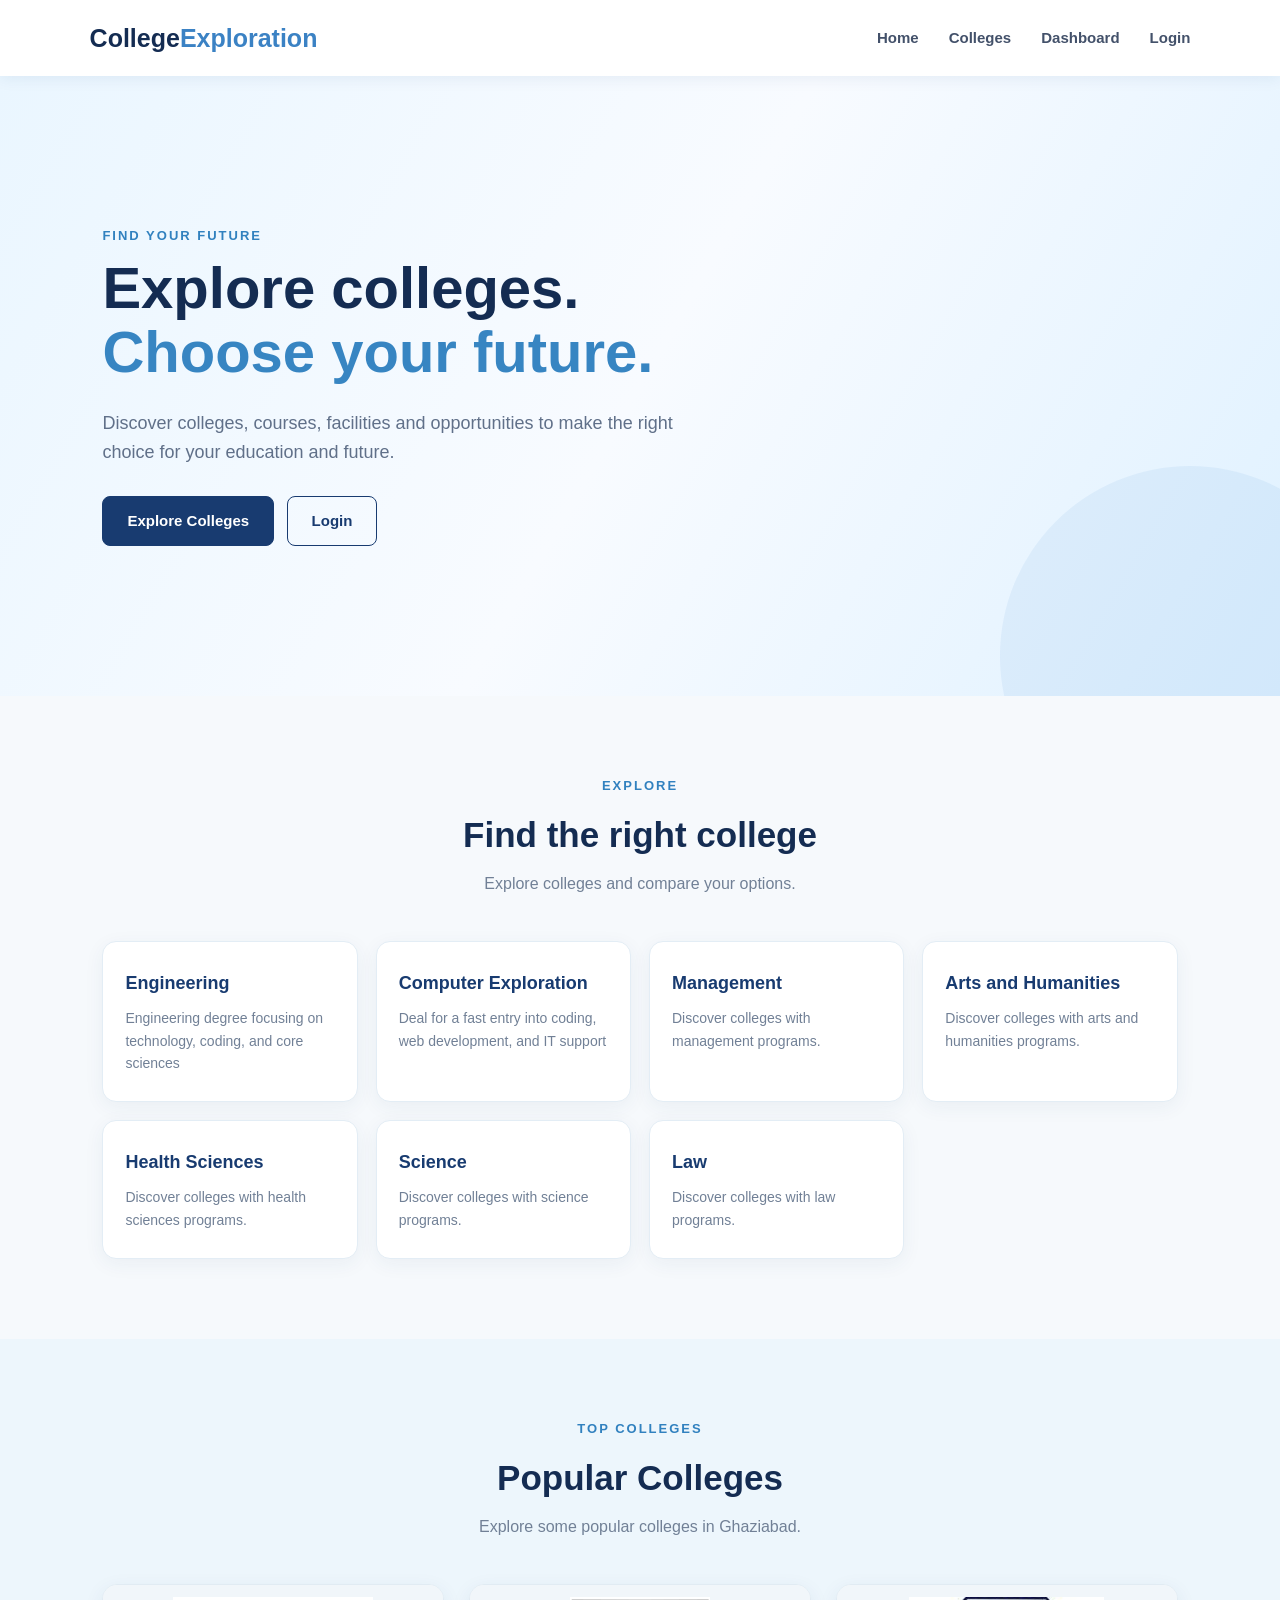
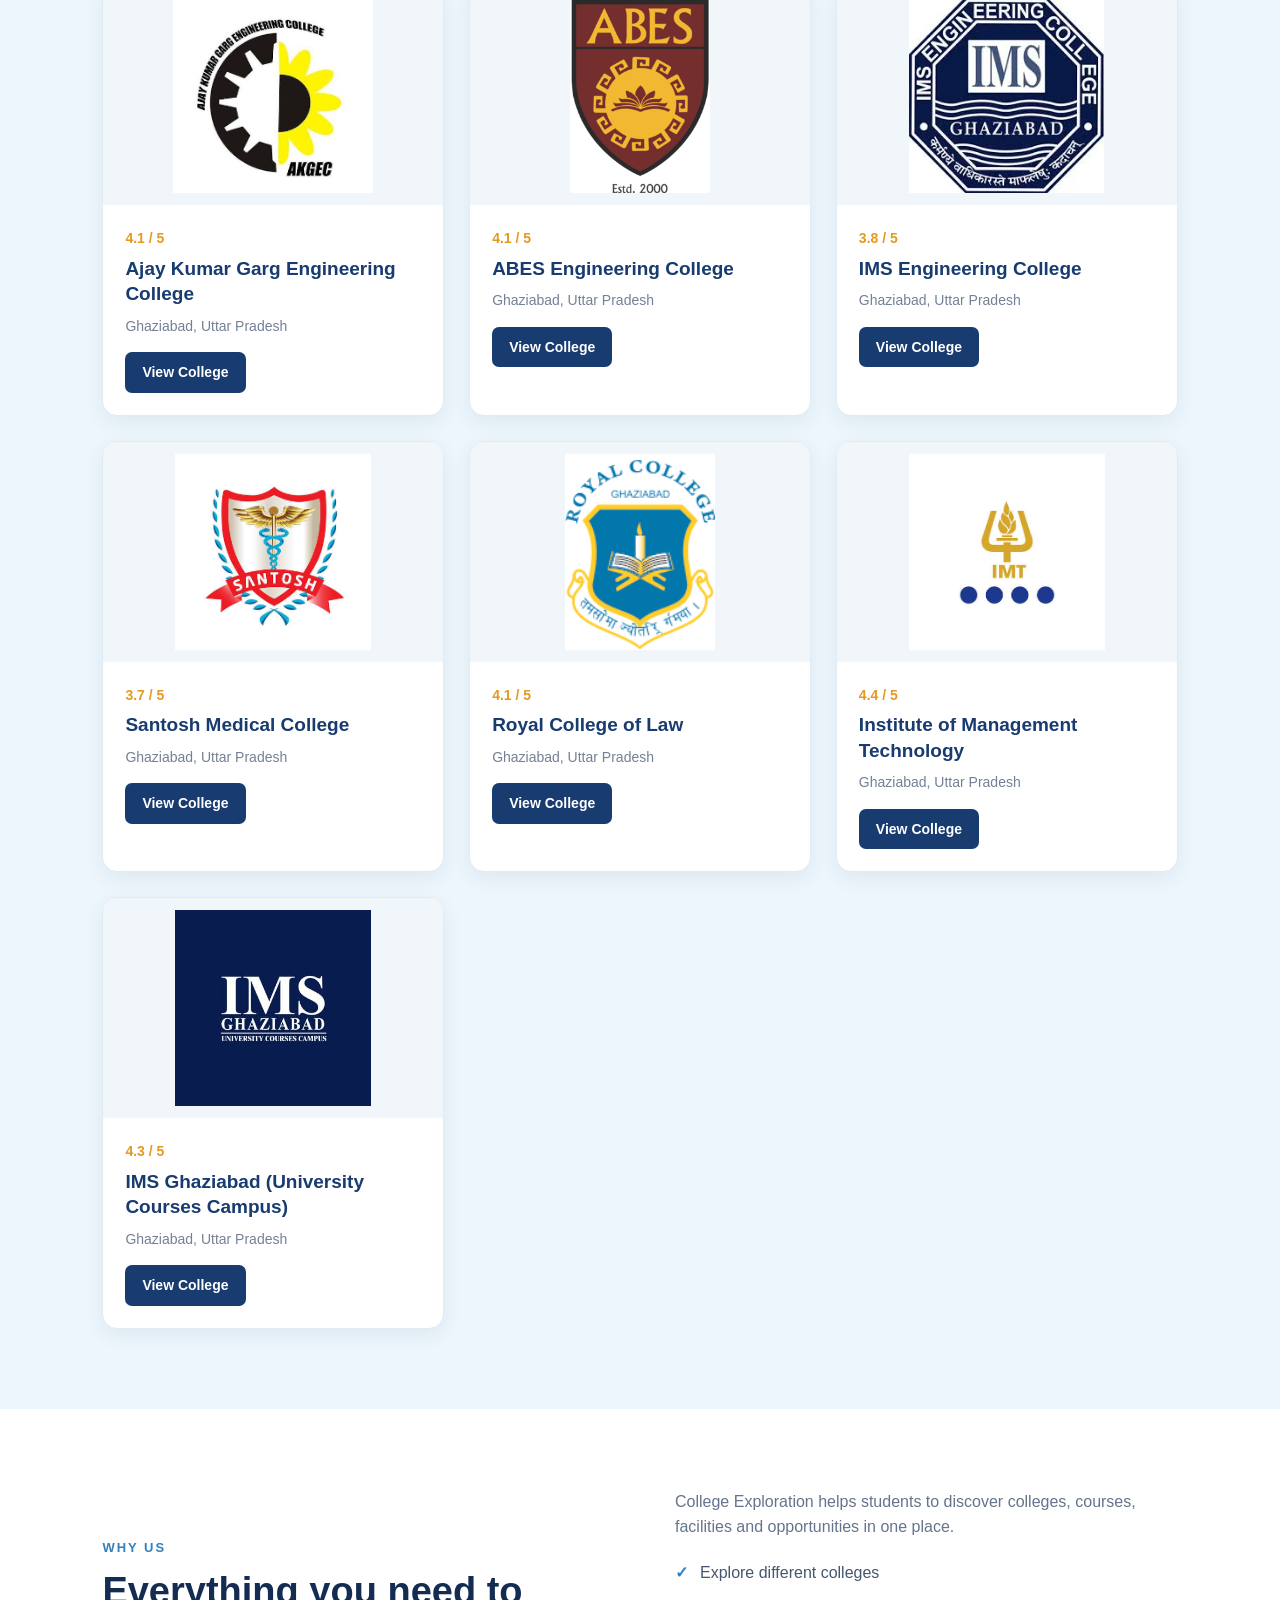
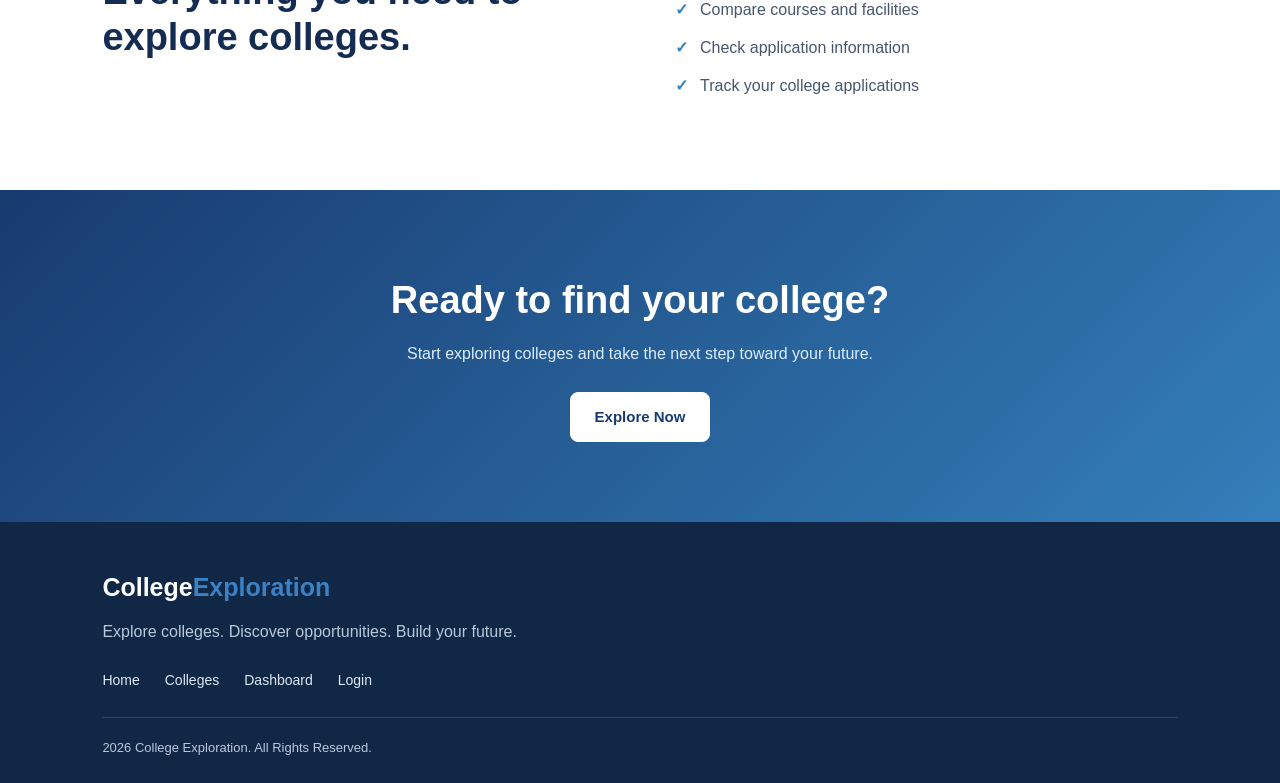
<file: index.html>
<!DOCTYPE html>
<html>
<head>
    <meta charset="UTF-8">
    <meta name="viewport" content="width=device-width, initial-scale=1.0">
    <title>COLLEGE EXPLORATION</title>
    <link rel="stylesheet" href="style.css">
</head>

<body>

<nav class="navbar">
    <div class="logo">College<span>Exploration</span></div>

    <div class="nav-links">
        <a href="index.html">Home</a>
        <a href="college-details.html">Colleges</a>
        <a href="dashboard.html">Dashboard</a>
        <a href="login.html">Login</a>
    </div>
</nav>

<header class="hero">
    <div class="hero-content">
        <p class="tagline">FIND YOUR FUTURE</p>

        <h1>
            Explore colleges.
            <span>Choose your future.</span>
        </h1>
        

        <p>
            Discover colleges, courses, facilities and opportunities
            to make the right choice for your education and future.
        </p>

        <a href="#colleges" class="btn">Explore Colleges</a>
        <a href="login.html" class="btn outline">Login</a>
    </div>
</header>

<section class="section">
    <div class="heading">
        <p class="tagline">EXPLORE</p>
        <h2>Find the right college</h2>
        <p>Explore colleges and compare your options.</p>
    </div>

    <div class="categories">

        <div class="category">
            <h3>Engineering</h3>
            <p>Engineering degree focusing on technology, coding, and core sciences</p>
        </div>

        <div class="category">
            <h3>Computer Exploration</h3>
            <p>Deal for a fast entry into coding, web development, and IT support</p>
        </div>

        <div class="category">
            <h3>Management</h3>
            <p>Discover colleges with management programs.</p>
        </div>

        <div class="category">
            <h3>Arts and Humanities</h3>
            <p>Discover colleges with arts and humanities programs.</p>
        </div>

        <div class="category">
            <h3>Health Sciences</h3>
            <p>Discover colleges with health sciences programs.</p>
        </div>

        <div class="category">
            <h3>Science</h3>
            <p>Discover colleges with science programs.</p>
        </div>

        <div class="category">
            <h3>Law</h3>
            <p>Discover colleges with law programs.</p> 
        </div>
    </div>
</section>

<section class="section" id="colleges">

    <div class="heading">
        <p class="tagline">TOP COLLEGES</p>
        <h2>Popular Colleges</h2>
        <p>Explore some popular colleges in Ghaziabad.</p>
    </div>

    <div class="colleges">

        <div class="college-card">
            <img src="college1.jpg" alt="AKGEC">

            <div class="card-content">
                <p class="rating">4.1 / 5</p>
                <h3>Ajay Kumar Garg Engineering College</h3>
                <p>Ghaziabad, Uttar Pradesh</p>
                <a href="college-details.html#akgec">
                    View College
                </a>
            </div>
        </div>

        <div class="college-card">
            <img src="college2.png" alt="ABESEC">
            <div class="card-content">
                <p class="rating">4.1 / 5</p>
                <h3>ABES Engineering College</h3>
                <p>Ghaziabad, Uttar Pradesh</p>
                <a href="college-details.html#abesec">
                    View College
                </a>
            </div>
        </div>

        <div class="college-card">
            <img src="college3.webp" alt="IMSEC">
            <div class="card-content">
                <p class="rating">3.8 / 5</p>
                <h3>IMS Engineering College</h3>
                <p>Ghaziabad, Uttar Pradesh</p>
                <a href="college-details.html#ims">
                    View College
                </a>
            </div>
        </div>

        <div class="college-card">
            <img src="college4.jpg" alt="Santosh Medical College">
            <div class="card-content">
                <p class="rating">3.7 / 5</p>
                <h3>Santosh Medical College</h3>
                <p>Ghaziabad, Uttar Pradesh</p>
                <a href="college-details.html#santosh">
                    View College
                </a>
            </div>
        </div>
        
        <div class="college-card">
            <img src="college5.png" alt="Royal College of Law">
            <div class="card-content">
                <p class="rating">4.1 / 5</p>
                <h3>Royal College of Law</h3>
                <p>Ghaziabad, Uttar Pradesh</p>
                <a href="college-details.html#royal">
                    View College
                </a>
            </div>
        </div>

        <div class="college-card">
            <img src="college6.jpg" alt="Institute of Management Technology">
            <div class="card-content">
                <p class="rating">4.4 / 5</p>
                <h3>Institute of Management Technology</h3>
                <p>Ghaziabad, Uttar Pradesh</p>
                <a href="college-details.html#imt">
                    View College
                </a>
            </div>
        </div>

        <div class="college-card">
            <img src="college7.jpg" alt="IMS Ghaziabad (University Courses Campus)">
            <div class="card-content">
                <p class="rating">4.3 / 5</p>
                <h3>IMS Ghaziabad (University Courses Campus)</h3>
                <p>Ghaziabad, Uttar Pradesh</p>
                <a href="college-details.html#ims-ghaziabad">
                    View College
                </a>
            </div>
        </div>

    </div>
</section>

<section class="section why">

    <div>
        <p class="tagline">WHY US</p>
        <h2>Everything you need to explore colleges.</h2>
    </div>

    <div>
        <p>
            College Exploration helps students to discover colleges,
            courses, facilities and opportunities in one place.
        </p>

        <ul>
            <li>Explore different colleges</li>
            <li>Compare courses and facilities</li>
            <li>Check application information</li>
            <li>Track your college applications</li>
        </ul>
    </div>

</section>

<section class="cta">
    <h2>Ready to find your college?</h2>

    <p>
        Start exploring colleges and take the next step
        toward your future.
    </p>

    <a href="college-details.html" class="btn">
        Explore Now
    </a>
</section>

<footer>

    <div class="logo">College<span>Exploration</span></div>

    <p>
        Explore colleges. Discover opportunities. Build your future.
    </p>

    <div class="footer-links">
        <a href="index.html">Home</a>
        <a href="college-details.html">Colleges</a>
        <a href="dashboard.html">Dashboard</a>
        <a href="login.html">Login</a>
    </div>

    <p class="copyright">2026 College Exploration. All Rights Reserved.</p>

</footer>

</body>
</html>
</file>
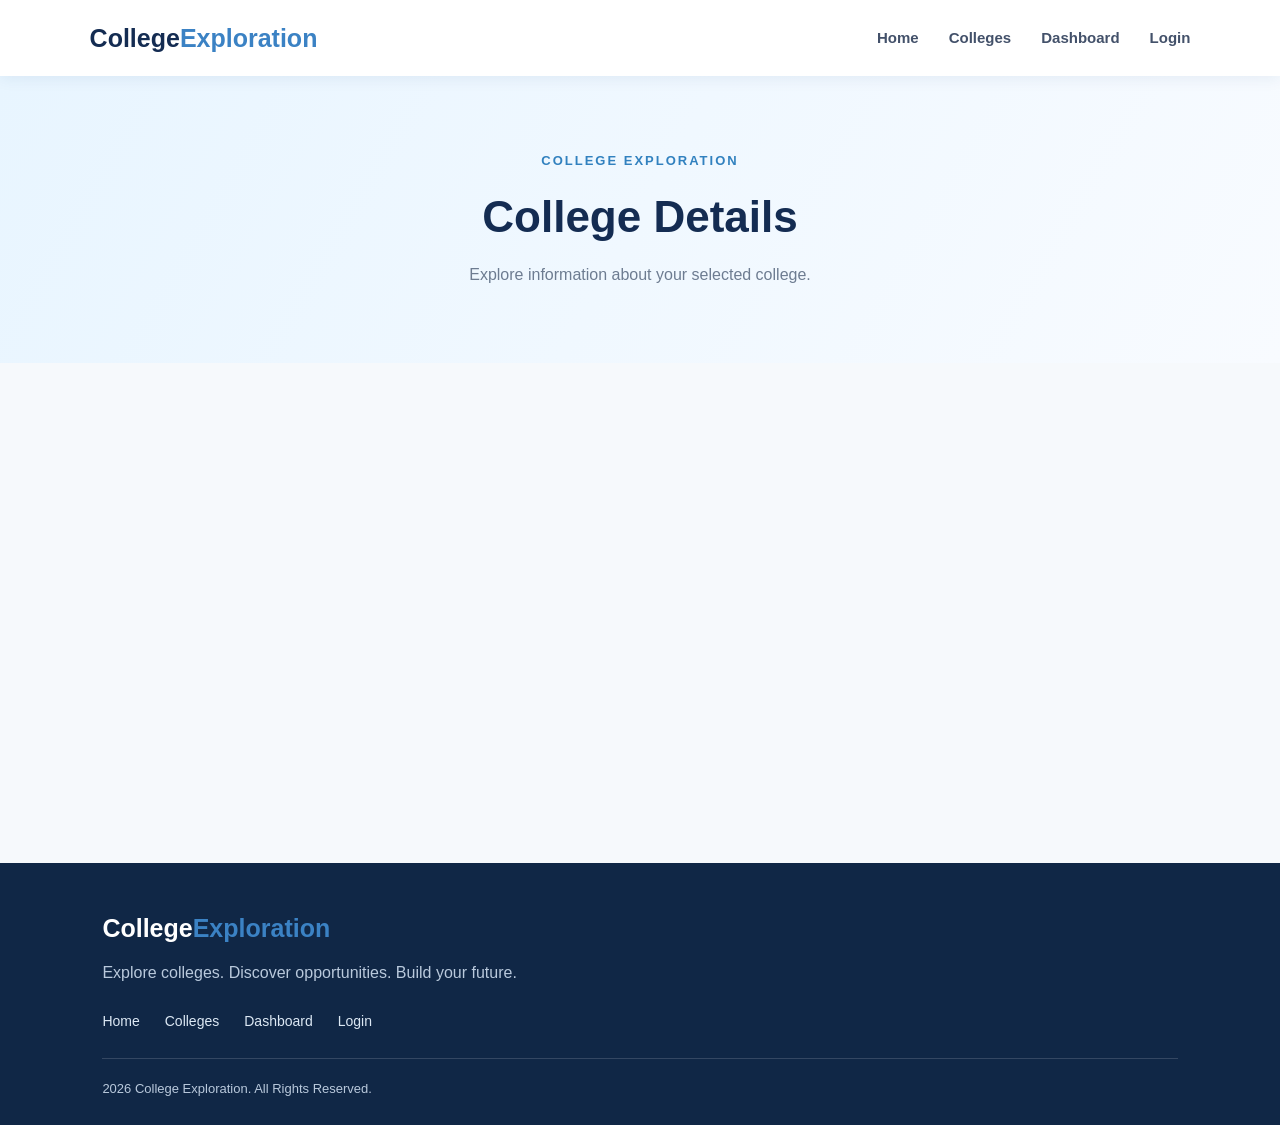
<file: college-details.html>
<!DOCTYPE html>
<html>
<head>
    <meta charset="UTF-8">
    <meta name="viewport" content="width=device-width, initial-scale=1.0">
    <title>College Details - CollegeExploration</title>
    <link rel="stylesheet" href="style.css">
</head>

<body>

<nav class="navbar">
    <div class="logo">College<span>Exploration</span></div>

    <div class="nav-links">
        <a href="index.html">Home</a>
        <a href="college-details.html">Colleges</a>
        <a href="dashboard.html">Dashboard</a>
        <a href="login.html">Login</a>
    </div>
</nav>

<header class="college-page-header">
    <p class="tagline">COLLEGE EXPLORATION</p>
    <h1>College Details</h1>
    <p>Explore information about your selected college.</p>
</header>

<div class="college-list">

<section class="college-detail" id="akgec">
    <img src="college1.jpg" alt="AKGEC">

    <div class="detail-content">
        <p class="tagline">AKGEC</p>
        <h2>Ajay Kumar Garg Engineering College</h2>
        <p>Ghaziabad, Uttar Pradesh</p>
        <p class="rating">4.1 / 5</p>

        <p>
            Ajay Kumar Garg Engineering College (AKGEC) is a premier private
            engineering institution established in 1998 and located in
            Ghaziabad, Uttar Pradesh.
        </p>

        <h3>Popular Courses</h3>
        <ul>
            <li>B.Tech</li>
            <li>M.Tech</li>
            <li>B.Voc</li>
            <li>MCA</li>
        </ul>

        <h3>Facilities</h3>
        <ul>
            <li>Library</li>
            <li>Computer Laboratories</li>
            <li>Hostel and Accommodation</li>
            <li>Sports Facilities</li>
            <li>Medical Care</li>
        </ul>

        <a href="login.html" class="btn">Apply Now</a>
        <a href="index.html#colleges" class="btn outline">Back</a>
    </div>
</section>

<section class="college-detail" id="abesec">
    <img src="college2.png" alt="ABES Engineering College">

    <div class="detail-content">
        <p class="tagline">ABESEC</p>
        <h2>ABES Engineering College</h2>
        <p>Ghaziabad, Uttar Pradesh</p>
        <p class="rating">4.1 / 5</p>

        <p>
            ABES Engineering College is a technical institution in Ghaziabad
            providing engineering education and opportunities for professional
            development.
        </p>

        <h3>Popular Courses</h3>
        <ul>
            <li>B.Tech</li>
            <li>M.Tech</li>
            <li>MCA</li>
            <li>MBA</li>
        </ul>

        <h3>Facilities</h3>
        <ul>
            <li>Library</li>
            <li>Computer Laboratories</li>
            <li>Hostel</li>
            <li>Sports Facilities</li>
            <li>Auditorium & Seminar Halls</li>
            <li>Medical Care</li>
        </ul>

        <a href="login.html" class="btn">Apply Now</a>
        <a href="index.html#colleges" class="btn outline">Back</a>
    </div>
</section>

<section class="college-detail" id="ims">
    <img src="college3.webp" alt="IMS Engineering College">

    <div class="detail-content">
        <p class="tagline">IMSEC</p>
        <h2>IMS Engineering College</h2>
        <p>Ghaziabad, Uttar Pradesh</p>
        <p class="rating">3.8 / 5</p>

        <p>
            IMS Engineering College provides technical education with
            undergraduate programs and opportunities for students to develop
            professional skills.
        </p>

        <h3>Popular Courses</h3>
        <ul>
            <li>B.Tech</li>
            <li>MCA</li>
            <li>MBA</li>
        </ul>

        <h3>Facilities</h3>
        <ul>
            <li>Library</li>
            <li>Computer Laboratories</li>
            <li>Hostel</li>
            <li>Sports Facilities</li>
            <li>Medical Care</li>
        </ul>

        <a href="login.html" class="btn">Apply Now</a>
        <a href="index.html#colleges" class="btn outline">Back</a>
    </div>
</section>

<section class="college-detail" id="santosh">
    <img src="college4.jpg" alt="Santosh Medical College">

    <div class="detail-content">
        <p class="tagline">SANTOSH</p>
        <h2>Santosh Medical College</h2>
        <p>Ghaziabad, Uttar Pradesh</p>
        <p class="rating">3.7 / 5</p>

        <p>
            Santosh Medical College is a medical institution in Ghaziabad
            providing medical education and healthcare services.
        </p>

        <h3>Popular Courses</h3>
        <ul>
            <li>MBBS</li>
            <li>BDS</li>
            <li>MDS</li>
            <li>MD/MS</li>
        </ul>

        <h3>Facilities</h3>
        <ul>
            <li>Library</li>
            <li>Laboratories</li>
            <li>Hostel and Accommodation</li>
            <li>Sports Facilities</li>
            <li>Medical Care & Hospital Services</li>
        </ul>

        <a href="login.html" class="btn">Apply Now</a>
        <a href="index.html#colleges" class="btn outline">Back</a>
    </div>
</section>

<section class="college-detail" id="royal">
    <img src="college5.png" alt="Royal College of Law">

    <div class="detail-content">
        <p class="tagline">ROYAL</p>
        <h2>Royal College of Law</h2>
        <p>Ghaziabad, Uttar Pradesh</p>
        <p class="rating">4.1 / 5</p>

        <p>
            Royal College of Law is a legal education institution in Ghaziabad
            offering undergraduate and postgraduate programs in law.
        </p>

        <h3>Popular Courses</h3>
        <ul>
            <li>LLB</li>
            <li>BA LLB</li>
            <li>BBA LLB</li>
            <li>LLM</li>
        </ul>

        <h3>Facilities</h3>
        <ul>
            <li>Library</li>
            <li>Moot Court Facilities</li>
            <li>Hostel and Accommodation</li>
            <li>Sports Facilities</li>
            <li>Legal Aid Clinic</li>
        </ul>

        <a href="login.html" class="btn">Apply Now</a>
        <a href="index.html#colleges" class="btn outline">Back</a>
    </div>
</section>

<section class="college-detail" id="imt">
    <img src="college6.jpg" alt="Institute of Management Technology">

    <div class="detail-content">
        <p class="tagline">IMT</p>
        <h2>Institute of Management Technology</h2>
        <p>Ghaziabad, Uttar Pradesh</p>
        <p class="rating">4.4 / 5</p>

        <p>
            Institute of Management Technology (IMT) is a premier business
            school in Ghaziabad offering management education and training
            programs.
        </p>

        <h3>Popular Courses</h3>
        <ul>
            <li>MBA</li>
            <li>PGDM</li>
            <li>BBA</li>
            <li>Executive Programs</li>
        </ul>

        <h3>Facilities</h3>
        <ul>
            <li>Library</li>
            <li>Computer Labs</li>
            <li>Hostel and Accommodation</li>
            <li>Sports Facilities</li>
            <li>Entrepreneurship Cell</li>
        </ul>

        <a href="login.html" class="btn">Apply Now</a>
        <a href="index.html#colleges" class="btn outline">Back</a>
    </div>
</section>

<section class="college-detail" id="ims-ghaziabad">
    <img src="college7.jpg" alt="IMS Ghaziabad">

    <div class="detail-content">
        <p class="tagline">IMS GHAZIABAD</p>
        <h2>IMS Ghaziabad (University Courses Campus)</h2>
        <p>Ghaziabad, Uttar Pradesh</p>
        <p class="rating">4.3 / 5</p>

        <p>
            IMS Ghaziabad (University Courses Campus) is an educational
            institution offering undergraduate and postgraduate programs
            in management, computer applications and other professional courses.
        </p>

        <h3>Popular Courses</h3>
        <ul>
            <li>BBA</li>
            <li>MBA</li>
            <li>BCA</li>
            <li>MCA</li>
        </ul>

        <h3>Facilities</h3>
        <ul>
            <li>Library</li>
            <li>Computer Labs</li>
            <li>Hostel and Accommodation</li>
            <li>Sports Facilities</li>
            <li>Medical Care</li>
        </ul>

        <a href="login.html" class="btn">Apply Now</a>
        <a href="index.html#colleges" class="btn outline">Back</a>
    </div>
</section>

</div>

<footer>
    <div class="logo">College<span>Exploration</span></div>

    <p>Explore colleges. Discover opportunities. Build your future.</p>

    <div class="footer-links">
        <a href="index.html">Home</a>
        <a href="college-details.html">Colleges</a>
        <a href="dashboard.html">Dashboard</a>
        <a href="login.html">Login</a>
    </div>

    <p class="copyright">2026 College Exploration. All Rights Reserved.</p>
</footer>

</body>
</html>
</file>
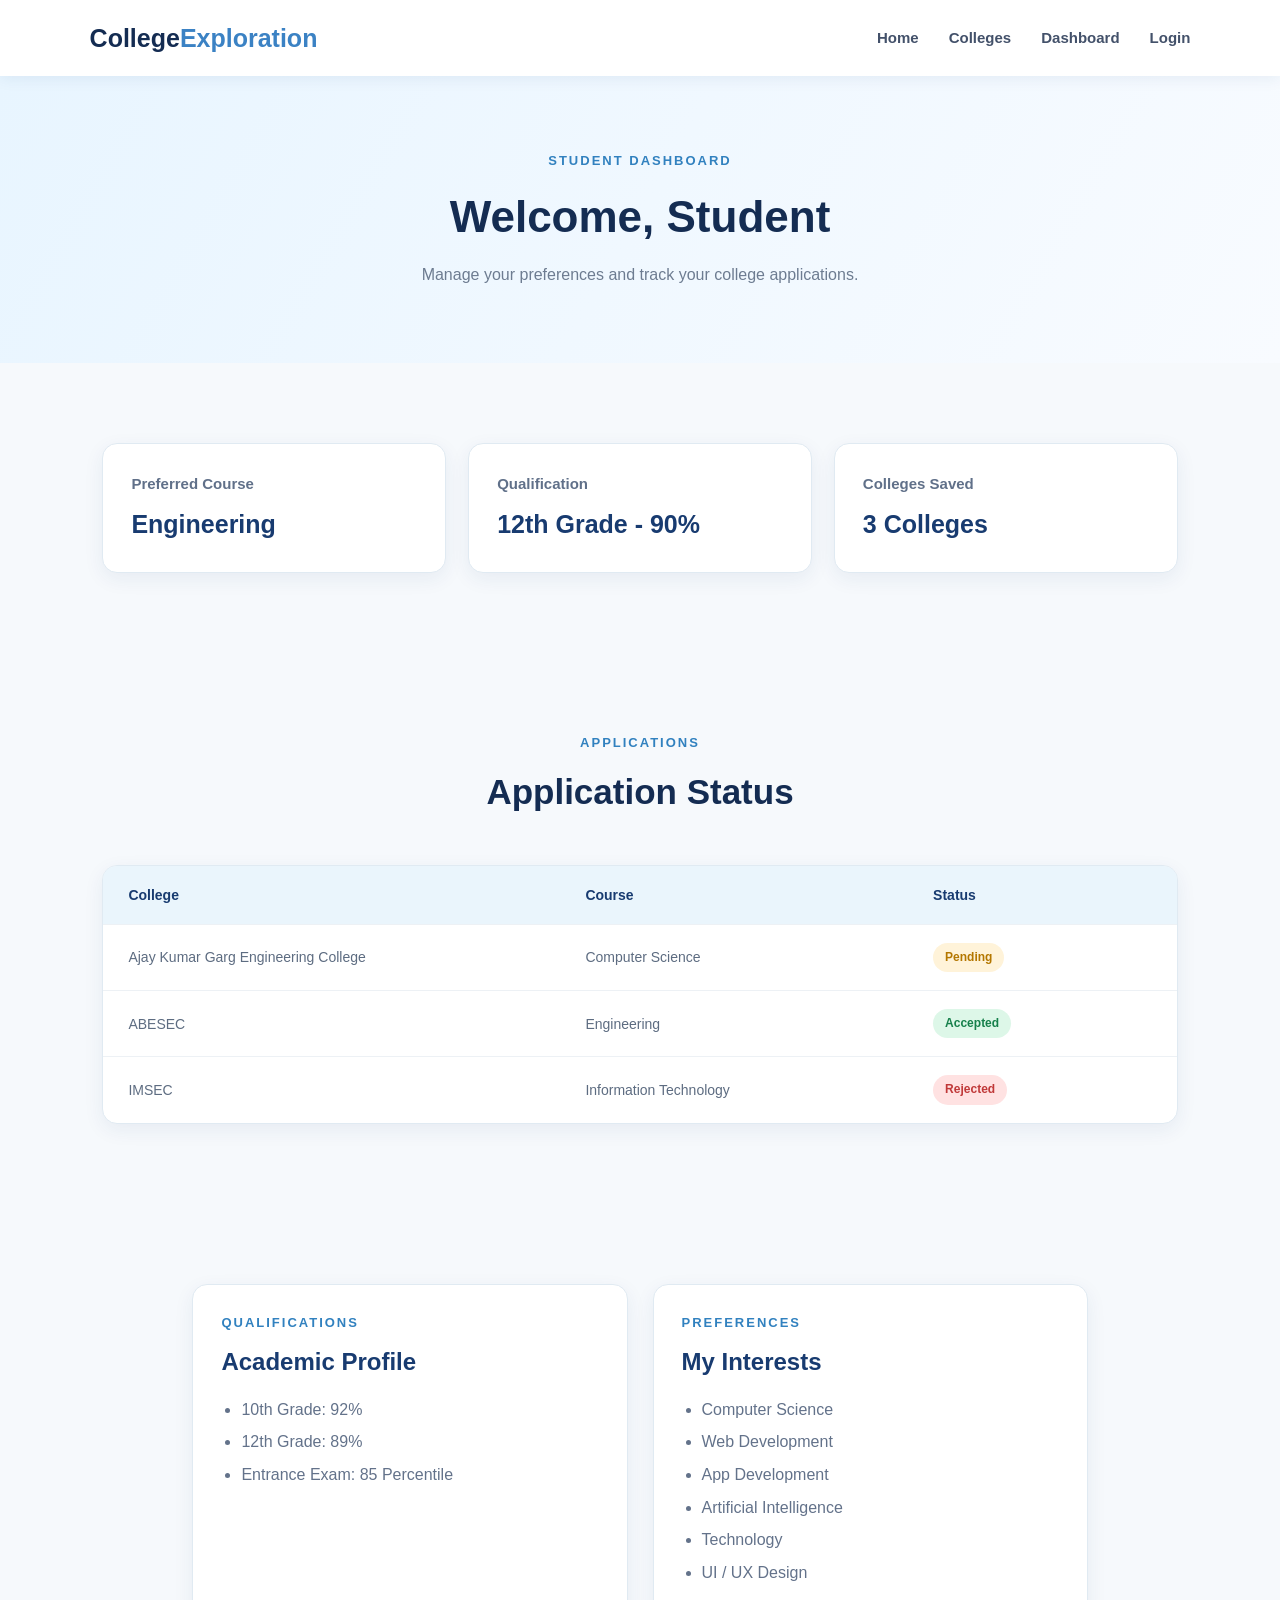
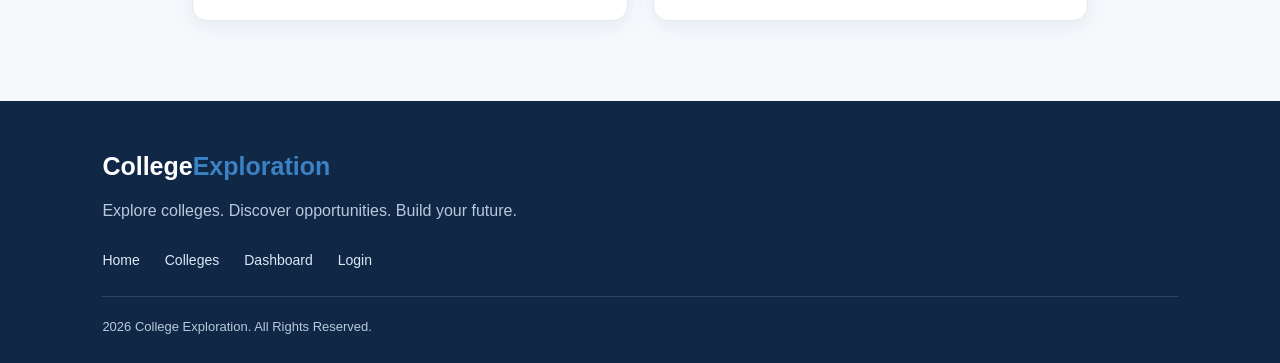
<file: dashboard.html>
<!DOCTYPE html>
<html lang="en">
<head>
    <meta charset="UTF-8">
    <meta name="viewport" content="width=device-width, initial-scale=1.0">
    <title>Dashboard | CollegeExploration</title>
    <link rel="stylesheet" href="style.css">
</head>

<body>

<nav class="navbar">
    <div class="logo">College<span>Exploration</span></div>

    <div class="nav-links">
        <a href="index.html">Home</a>
        <a href="college-details.html">Colleges</a>
        <a href="dashboard.html">Dashboard</a>
        <a href="login.html">Login</a>
    </div>
</nav>

<header class="dashboard-header">
    <p class="tagline">STUDENT DASHBOARD</p>
    <h1>Welcome, Student</h1>
    <p>Manage your preferences and track your college applications.</p>
</header>

<section class="section">

    <div class="dashboard-grid">

        <div class="dashboard-card">
            <h3>Preferred Course</h3>
            <p>Engineering</p>
        </div>

        <div class="dashboard-card">
            <h3>Qualification</h3>
            <p>12th Grade - 90%</p>
        </div>

        <div class="dashboard-card">
            <h3>Colleges Saved</h3>
            <p>3 Colleges</p>
        </div>

    </div>

</section>

<section class="section">
    <div class="heading">
        <p class="tagline">APPLICATIONS</p>
        <h2>Application Status</h2>
    </div>

    <div class="application-table">
        <div class="table-row table-heading">
            <p>College</p>
            <p>Course</p>
            <p>Status</p>
        </div>

        <div class="table-row">
            <p>Ajay Kumar Garg Engineering College</p>
            <p>Computer Science</p>
            <span class="pending">Pending</span>
        </div>

        <div class="table-row">
            <p>ABESEC</p>
            <p>Engineering</p>
            <span class="accepted">Accepted</span>
        </div>

        <div class="table-row">
            <p>IMSEC</p>
            <p>Information Technology</p>
            <span class="rejected">Rejected</span>
        </div>
    </div>
</section>

<section class="section dashboard-bottom">

    <div class="dashboard-card">
        <p class="tagline">QUALIFICATIONS</p>
        <h2>Academic Profile</h2>

        <ul>
            <li>10th Grade: 92%</li>
            <li>12th Grade: 89%</li>
            <li>Entrance Exam: 85 Percentile</li>
        </ul>
    </div>

    <div class="dashboard-card">
        <p class="tagline">PREFERENCES</p>
        <h2>My Interests</h2>

        <ul>
            <li>Computer Science</li>
            <li>Web Development</li>
            <li>App Development</li>
            <li>Artificial Intelligence</li>
            <li>Technology</li>
            <li>UI / UX Design</li>
        </ul>
    </div>

</section>

<footer>
    <div class="logo">College<span>Exploration</span></div>

    <p>Explore colleges. Discover opportunities. Build your future.</p>

    <div class="footer-links">
        <a href="index.html">Home</a>
        <a href="college-details.html">Colleges</a>
        <a href="dashboard.html">Dashboard</a>
        <a href="login.html">Login</a>
    </div>

    <p class="copyright">2026 College Exploration. All Rights Reserved.</p>
</footer>

</body>
</html>
</file>
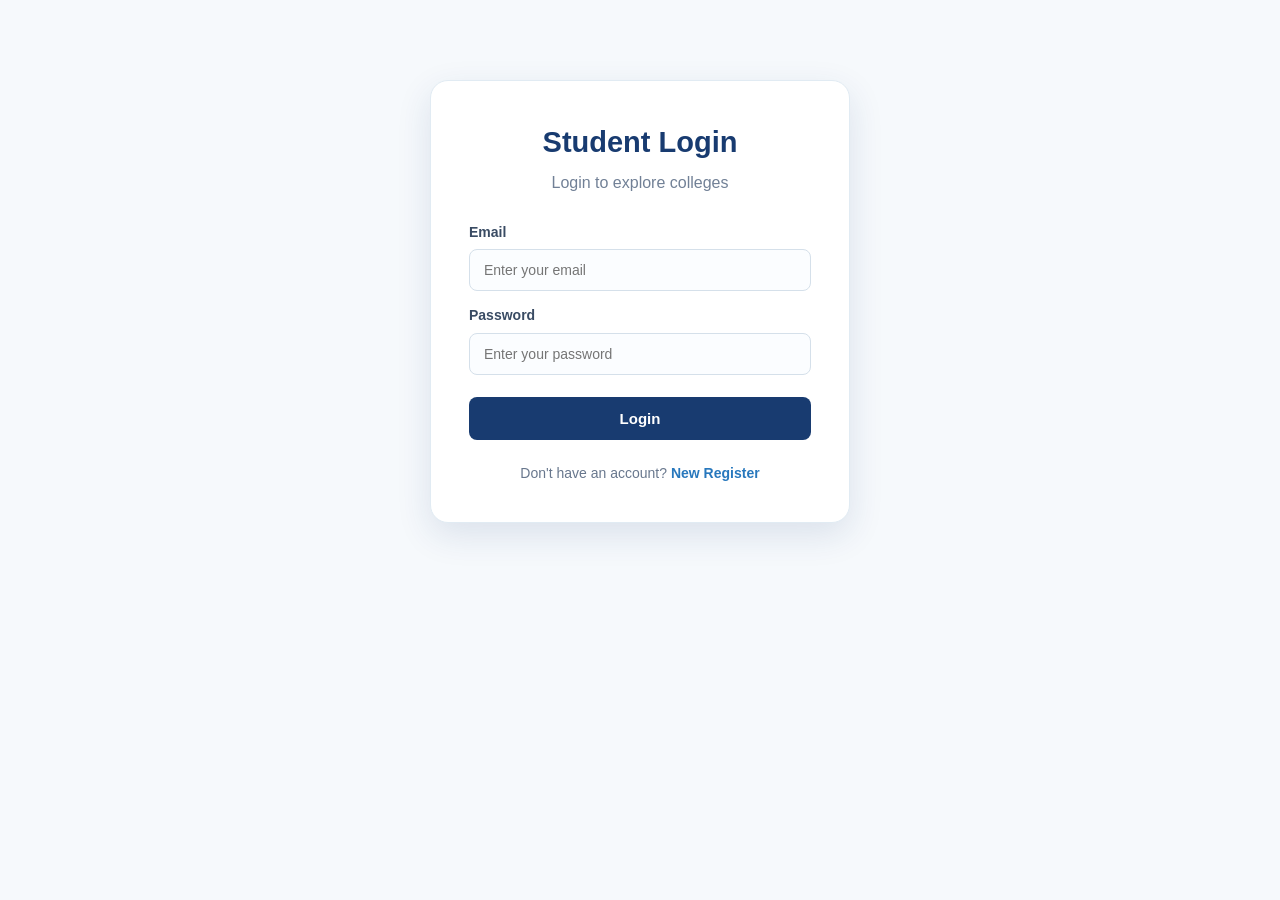
<file: login.html>
<!DOCTYPE html>
<html>
<head>
    <meta charset="UTF-8">
    <meta name="viewport" content="width=device-width, initial-scale=1.0">

    <title>Student Login - College Exploration</title>
    <link rel="stylesheet" href="style.css">
</head>

<body>

    <div class="login-container">
        <input type="radio" name="login-register" id="login" checked>
        <input type="radio" name="login-register" id="register">
        <div class="login-box">
            <h1>Student Login</h1>

            <p>Login to explore colleges</p>

            <form>
                <label>Email</label>

                <input type="email" placeholder="Enter your email" required>

                <label>Password</label>

                <input type="password" placeholder="Enter your password" required>

                <button type="submit">Login</button>
            </form>
            <p class="account-text">
                Don't have an account?
                <label for="register">New Register</label>
            </p>
        </div>
        <div class="register-box">

            <h1>New Registration</h1>

            <p>Create your College Exploration account</p>

            <form>
                <label>Full Name</label>
                <input type="text" placeholder="Enter your name" required>

                <label>Email</label>

                <input type="email" placeholder="Enter your email" required>

                <label>Mobile Number</label>

                <input type="tel" placeholder="Enter mobile number" required>

                <label>Password</label>
                <input type="password" placeholder="Create password" required>

                <label>Confirm Password</label>
                <input type="password" placeholder="Confirm password" required>

                <button type="submit">Register</button>
            </form>

            <p class="account-text">
                Already have an account?
                <label for="login">Login</label>
            </p>
        </div>
    </div>
    </body>
</html>
</file>
<file: style.css>
* {
    margin: 0;
    padding: 0;
    box-sizing: border-box;
}

html {
    scroll-behavior: smooth;
}

body {
    font-family: Arial, Helvetica, sans-serif;
    background: #f6f9fc;
    color: #17233c;
    line-height: 1.6;
}

a {
    text-decoration: none;
    color: inherit;
}

img {
    max-width: 100%;
    display: block;
}

button {
    font-family: inherit;
    cursor: pointer;
}

.navbar {
    width: 100%;
    padding: 18px 7%;
    background: #fff;
    display: flex;
    justify-content: space-between;
    align-items: center;
    box-shadow: 0 2px 15px rgba(24,59,112,.08);
    position: sticky;
    top: 0;
    z-index: 1000;
}

.logo {
    font-size: 25px;
    font-weight: 800;
    color: #142c52;
}

.logo span {
    color: #3b82c4;
}

.nav-links {
    display: flex;
    align-items: center;
    gap: 30px;
}

.nav-links a {
    color: #43516a;
    font-size: 15px;
    font-weight: 600;
    transition: .3s;
}

.nav-links a:hover {
    color: #2878bd;
}

.hero {
    min-height: 620px;
    padding: 90px 8%;
    display: flex;
    align-items: center;
    background: linear-gradient(120deg,#eaf6ff,#f8fbff,#dff1ff);
    position: relative;
    overflow: hidden;
}

.hero::after {
    content: "";
    position: absolute;
    width: 380px;
    height: 380px;
    border-radius: 50%;
    background: rgba(59,130,196,.08);
    right: -100px;
    bottom: -150px;
}

.hero-content {
    max-width: 750px;
    position: relative;
    z-index: 2;
}

.tagline {
    color: #3181bf;
    font-size: 13px;
    font-weight: 800;
    letter-spacing: 2px;
    margin-bottom: 10px;
}

.hero h1 {
    font-size: 58px;
    line-height: 1.1;
    color: #142c52;
    margin-bottom: 25px;
}

.hero h1 span {
    display: block;
    color: #3785c2;
}

.hero-content > p:not(.tagline) {
    max-width: 620px;
    color: #607089;
    font-size: 18px;
    margin-bottom: 30px;
}

.btn {
    display: inline-block;
    background: #183b70;
    color: #fff;
    padding: 12px 24px;
    border-radius: 8px;
    font-size: 15px;
    font-weight: 600;
    margin-right: 8px;
    transition: .3s;
    border: 1px solid #183b70;
}

.btn:hover {
    background: #2e78b5;
    border-color: #2e78b5;
    transform: translateY(-2px);
}

.btn.outline {
    background: transparent;
    color: #183b70;
}

.btn.outline:hover {
    background: #183b70;
    color: #fff;
}

.section {
    padding: 80px 8%;
}

.heading {
    text-align: center;
    margin-bottom: 45px;
}

.heading h2 {
    color: #142c52;
    font-size: 35px;
    margin-bottom: 8px;
}

.heading > p:last-child {
    color: #718096;
}

.categories {
    max-width: 1100px;
    margin: auto;
    display: grid;
    grid-template-columns: repeat(4,1fr);
    gap: 18px;
}

.category {
    background: #fff;
    padding: 27px 22px;
    border-radius: 14px;
    border: 1px solid #e3edf5;
    box-shadow: 0 5px 20px rgba(30,70,110,.06);
    transition: .3s;
}

.category:hover {
    transform: translateY(-6px);
    border-color: #b9d9ef;
    box-shadow: 0 12px 28px rgba(30,70,110,.1);
}

.category h3 {
    color: #183b70;
    font-size: 18px;
    margin-bottom: 9px;
}

.category p {
    color: #718096;
    font-size: 14px;
}

#colleges {
    background: #edf6fc;
}

.colleges {
    max-width: 1200px;
    margin: auto;
    display: grid;
    grid-template-columns: repeat(3,1fr);
    gap: 25px;
}

.college-card {
    background: #fff;
    border-radius: 15px;
    overflow: hidden;
    border: 1px solid #e1ebf3;
    box-shadow: 0 6px 20px rgba(24,59,112,.08);
    transition: .3s;
}

.college-card:hover {
    transform: translateY(-7px);
    box-shadow: 0 15px 30px rgba(24,59,112,.13);
}

.college-card img {
    width: 100%;
    height: 220px;
    object-fit: contain;
    object-position: center;
    background: #f1f6fa;
    padding: 12px;
}

.card-content {
    padding: 22px;
}

.card-content h3 {
    color: #183b70;
    font-size: 19px;
    line-height: 1.35;
    margin: 6px 0 8px;
}

.card-content > p:not(.rating) {
    color: #748096;
    font-size: 14px;
}

.rating {
    color: #e49a22;
    font-weight: 700;
    font-size: 14px;
}

.card-content a {
    display: inline-block;
    margin-top: 15px;
    padding: 9px 17px;
    border-radius: 7px;
    background: #183b70;
    color: #fff;
    font-size: 14px;
    font-weight: 600;
    transition: .3s;
}

.card-content a:hover {
    background: #347fba;
}

.why {
    display: grid;
    grid-template-columns: 1fr 1fr;
    gap: 70px;
    align-items: center;
    background: #fff;
}

.why h2 {
    color: #142c52;
    font-size: 38px;
    line-height: 1.2;
}

.why > div:last-child > p {
    color: #65748b;
    margin-bottom: 20px;
}

.why ul {
    list-style: none;
}

.why li {
    color: #46566e;
    margin: 12px 0;
    padding-left: 25px;
    position: relative;
}

.why li::before {
    content: "✓";
    position: absolute;
    left: 0;
    color: #3181bf;
    font-weight: bold;
}

.cta {
    padding: 80px 20px;
    text-align: center;
    background: linear-gradient(135deg,#183b70,#347fba);
    color: #fff;
}

.cta h2 {
    font-size: 38px;
    margin-bottom: 10px;
}

.cta p {
    color: #dceeff;
    margin-bottom: 25px;
}

.cta .btn {
    background: #fff;
    color: #183b70;
    border-color: #fff;
    margin: 0;
}

.cta .btn:hover {
    background: #d7efff;
}

footer {
    background: #102746;
    color: #fff;
    padding: 45px 8% 25px;
}

footer .logo {
    color: #fff;
    margin-bottom: 12px;
}

footer p {
    color: #b9c9dc;
}

.footer-links {
    display: flex;
    gap: 25px;
    margin: 25px 0;
}

.footer-links a {
    color: #dce8f4;
    font-size: 14px;
}

.footer-links a:hover {
    color: #72b5e5;
}

.copyright {
    padding-top: 20px;
    border-top: 1px solid rgba(255,255,255,.15);
    font-size: 13px;
}

.college-page-header,
.dashboard-header {
    padding: 75px 8%;
    text-align: center;
    background: linear-gradient(120deg,#e8f5ff,#f8fbff);
}

.college-page-header h1,
.dashboard-header h1 {
    font-size: 44px;
    color: #142c52;
    margin-bottom: 10px;
}

.college-page-header > p:last-child,
.dashboard-header > p:last-child {
    color: #6d7c91;
}

.college-list {
    min-height: 500px;
    padding: 20px 0;
}

.college-list .college-detail {
    display: none;
}

.college-list .college-detail:target {
    display: grid;
}

.college-detail {
    max-width: 1150px;
    margin: 60px auto;
    padding: 0 30px;
    grid-template-columns: 42% 58%;
    align-items: center;
    gap: 45px;
}

.college-detail > img {
    width: 100%;
    height: 360px;
    object-fit: contain;
    object-position: center;
    border-radius: 16px;
    box-shadow: 0 10px 30px rgba(24,59,112,.12);
    background: #eef4f8;
    padding: 12px;
}

.detail-content {
    background: #fff;
    padding: 35px;
    border-radius: 16px;
    border: 1px solid #e2ebf3;
    box-shadow: 0 7px 25px rgba(24,59,112,.07);
}

.detail-content h2 {
    color: #183b70;
    font-size: 30px;
    line-height: 1.25;
    margin-bottom: 5px;
}

.detail-content > p:not(.tagline):not(.rating) {
    color: #68778d;
    margin: 8px 0;
}

.detail-content h3 {
    color: #183b70;
    margin-top: 22px;
    margin-bottom: 7px;
}

.detail-content ul {
    padding-left: 20px;
    color: #617087;
}

.detail-content li {
    margin: 4px 0;
}

.detail-content .btn {
    margin-top: 20px;
}

.dashboard-grid {
    max-width: 1100px;
    margin: auto;
    display: grid;
    grid-template-columns: repeat(3,1fr);
    gap: 22px;
}

.dashboard-card {
    background: #fff;
    padding: 28px;
    border-radius: 15px;
    border: 1px solid #e0eaf2;
    box-shadow: 0 6px 20px rgba(24,59,112,.07);
}

.dashboard-card h3 {
    color: #607089;
    font-size: 15px;
    margin-bottom: 8px;
}

.dashboard-card > p:not(.tagline) {
    color: #183b70;
    font-size: 25px;
    font-weight: 700;
}

.dashboard-card h2 {
    color: #183b70;
    margin: 5px 0 15px;
}

.dashboard-card ul {
    padding-left: 20px;
    color: #63728a;
}

.dashboard-card li {
    margin: 7px 0;
}

.application-table {
    max-width: 1100px;
    margin: auto;
    background: #fff;
    border-radius: 15px;
    overflow: hidden;
    border: 1px solid #e0eaf2;
    box-shadow: 0 6px 20px rgba(24,59,112,.07);
}

.table-row {
    display: grid;
    grid-template-columns: 2fr 1.5fr 1fr;
    gap: 20px;
    padding: 18px 25px;
    align-items: center;
    border-bottom: 1px solid #edf1f5;
}

.table-row:last-child {
    border-bottom: none;
}

.table-row p {
    color: #5d6c81;
    font-size: 14px;
}

.table-heading {
    background: #eaf5fc;
}

.table-heading p {
    color: #183b70;
    font-weight: 700;
}

.pending,
.accepted,
.rejected {
    width: fit-content;
    padding: 5px 12px;
    border-radius: 20px;
    font-size: 12px;
    font-weight: 700;
}

.pending {
    background: #fff3d9;
    color: #b47700;
}

.accepted {
    background: #ddf7e8;
    color: #16804b;
}

.rejected {
    background: #ffe2e2;
    color: #c03939;
}

.dashboard-bottom {
    display: grid;
    grid-template-columns: 1fr 1fr;
    gap: 25px;
    max-width: 1100px;
    margin: auto;
}

.login-container {
    width: 420px;
    max-width: 92%;
    margin: 80px auto;
    background: #fff;
    padding: 38px;
    border-radius: 18px;
    box-shadow: 0 12px 35px rgba(24,59,112,.12);
    border: 1px solid #e1ebf3;
}

.login-container > input[type="radio"] {
    display: none;
}

.login-box,
.register-box {
    width: 100%;
}

.register-box {
    display: none;
}

#register:checked ~ .login-box {
    display: none;
}

#register:checked ~ .register-box {
    display: block;
}

#login:checked ~ .login-box {
    display: block;
}

#login:checked ~ .register-box {
    display: none;
}

.login-box h1,
.register-box h1 {
    color: #183b70;
    text-align: center;
    font-size: 29px;
    margin-bottom: 5px;
}

.login-box > p:not(.account-text),
.register-box > p:not(.account-text) {
    color: #718096;
    text-align: center;
    margin-bottom: 25px;
}

.login-container form label {
    display: block;
    color: #394b63;
    font-size: 14px;
    font-weight: 600;
    margin: 13px 0 6px;
}

.login-container form input {
    width: 100%;
    padding: 12px 14px;
    border: 1px solid #d5e0ea;
    border-radius: 8px;
    outline: none;
    font-size: 14px;
    color: #26364d;
    background: #fbfdff;
}

.login-container form input:focus {
    border-color: #4793ca;
    box-shadow: 0 0 0 3px rgba(71,147,202,.1);
}

.login-container form button {
    width: 100%;
    padding: 13px;
    margin-top: 22px;
    border: none;
    border-radius: 8px;
    background: #183b70;
    color: #fff;
    font-size: 15px;
    font-weight: 700;
    transition: .3s;
}

.login-container form button:hover {
    background: #347fba;
}

.account-text {
    text-align: center;
    color: #68778d;
    margin-top: 22px;
    font-size: 14px;
}

.account-text label {
    color: #2878bd;
    font-weight: 700;
    cursor: pointer;
}

.account-text label:hover {
    text-decoration: underline;
}

@media (max-width: 1000px) {
    .categories {
        grid-template-columns: repeat(2,1fr);
    }

    .colleges {
        grid-template-columns: repeat(2,1fr);
    }

    .hero h1 {
        font-size: 48px;
    }
}

@media (max-width: 750px) {
    .navbar {
        padding: 15px 5%;
        flex-direction: column;
        gap: 15px;
    }

    .nav-links {
        gap: 15px;
        flex-wrap: wrap;
        justify-content: center;
    }

    .hero {
        min-height: auto;
        padding: 70px 7%;
    }

    .hero h1 {
        font-size: 40px;
    }

    .section {
        padding: 60px 6%;
    }

    .categories,
    .colleges,
    .dashboard-grid {
        grid-template-columns: 1fr;
    }

    .why,
    .dashboard-bottom {
        grid-template-columns: 1fr;
        gap: 35px;
    }

    .college-detail {
        grid-template-columns: 1fr;
        margin: 40px auto;
    }

    .college-detail > img {
        height: 280px;
    }

    .college-page-header h1,
    .dashboard-header h1 {
        font-size: 35px;
    }

    .table-row {
        grid-template-columns: 1.5fr 1fr .8fr;
        padding: 15px;
        gap: 10px;
    }

    .table-row p {
        font-size: 12px;
    }
}

@media (max-width: 500px) {
    .logo {
        font-size: 21px;
    }

    .nav-links a {
        font-size: 13px;
    }

    .hero h1 {
        font-size: 34px;
    }

    .hero-content > p:not(.tagline) {
        font-size: 16px;
    }

    .btn {
        padding: 10px 17px;
        font-size: 14px;
    }

    .heading h2,
    .why h2 {
        font-size: 29px;
    }

    .college-detail {
        padding: 0 18px;
    }

    .college-detail > img {
        height: 240px;
    }

    .detail-content {
        padding: 25px;
    }

    .detail-content h2 {
        font-size: 25px;
    }

    .login-container {
        padding: 27px 22px;
        margin: 50px auto;
    }

    .table-row {
        grid-template-columns: 1.4fr 1fr .8fr;
    }

    .table-row p {
        font-size: 11px;
    }
}
</file>
